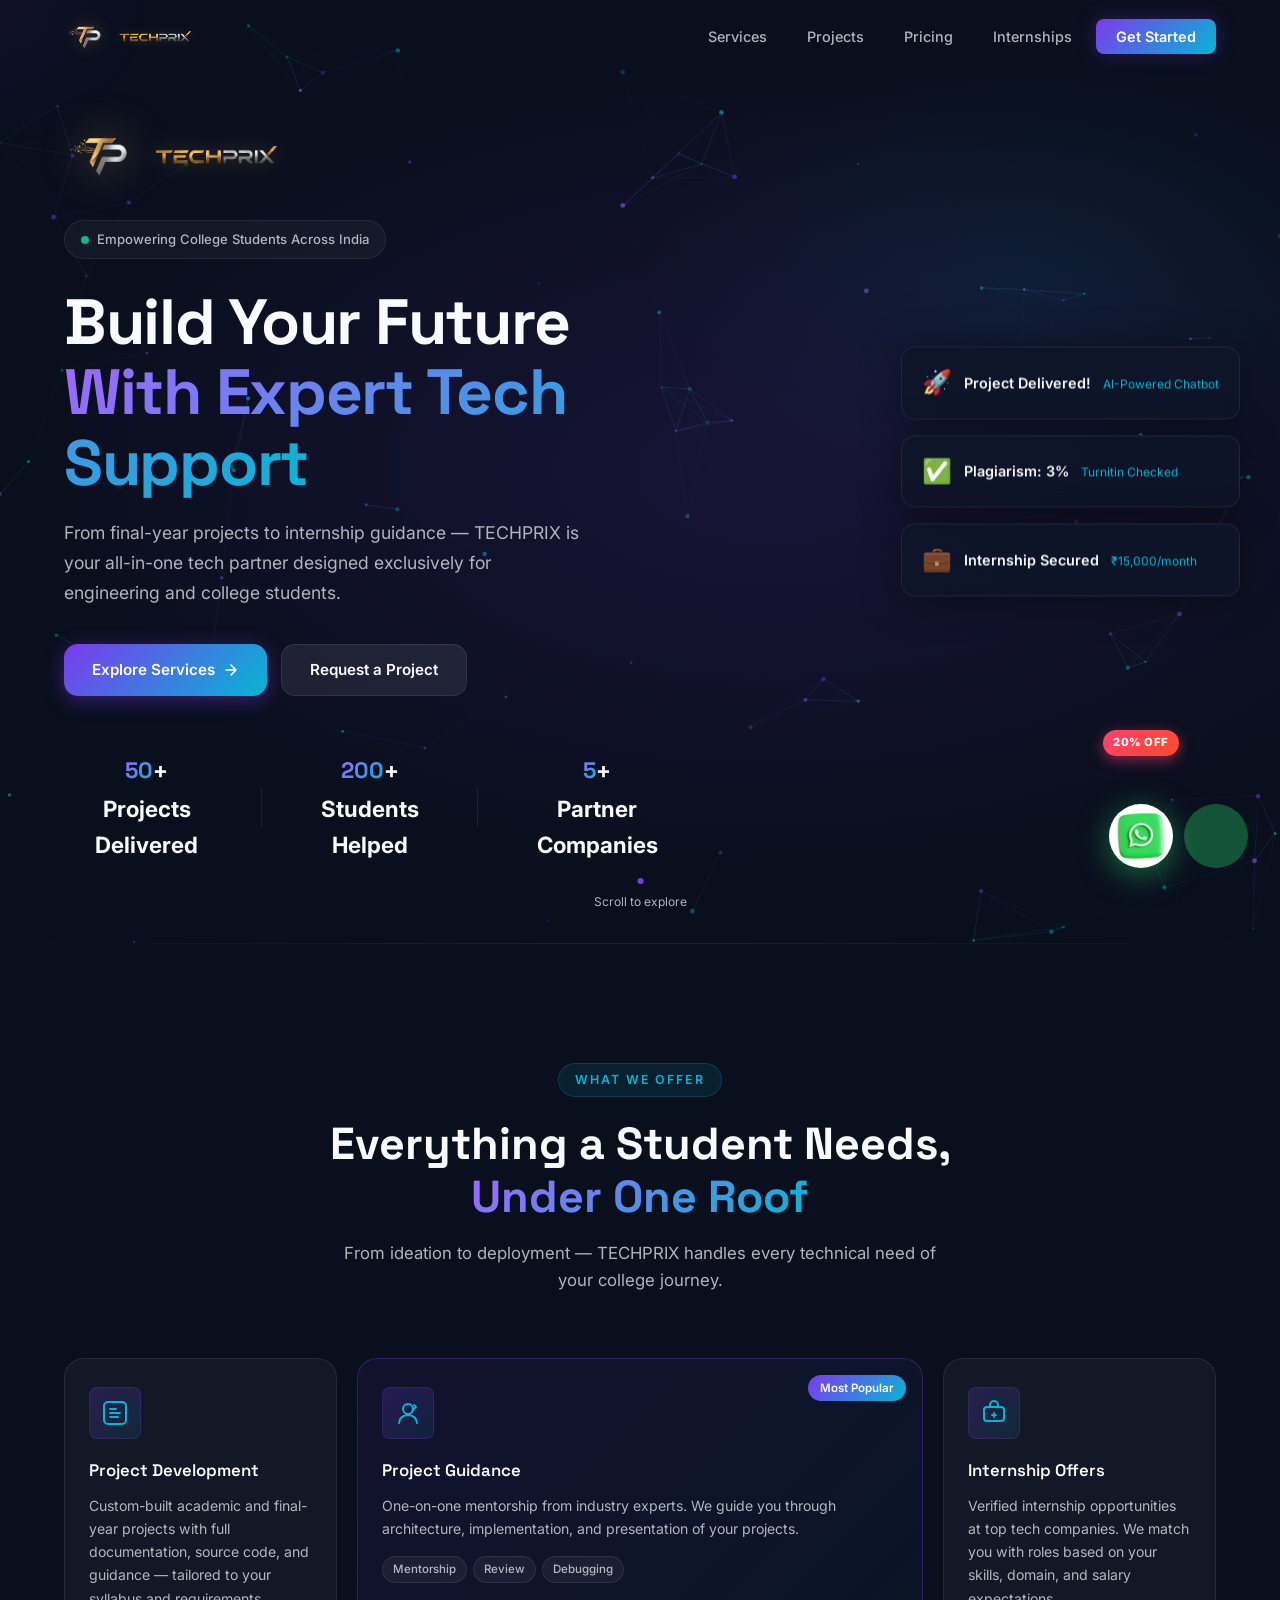
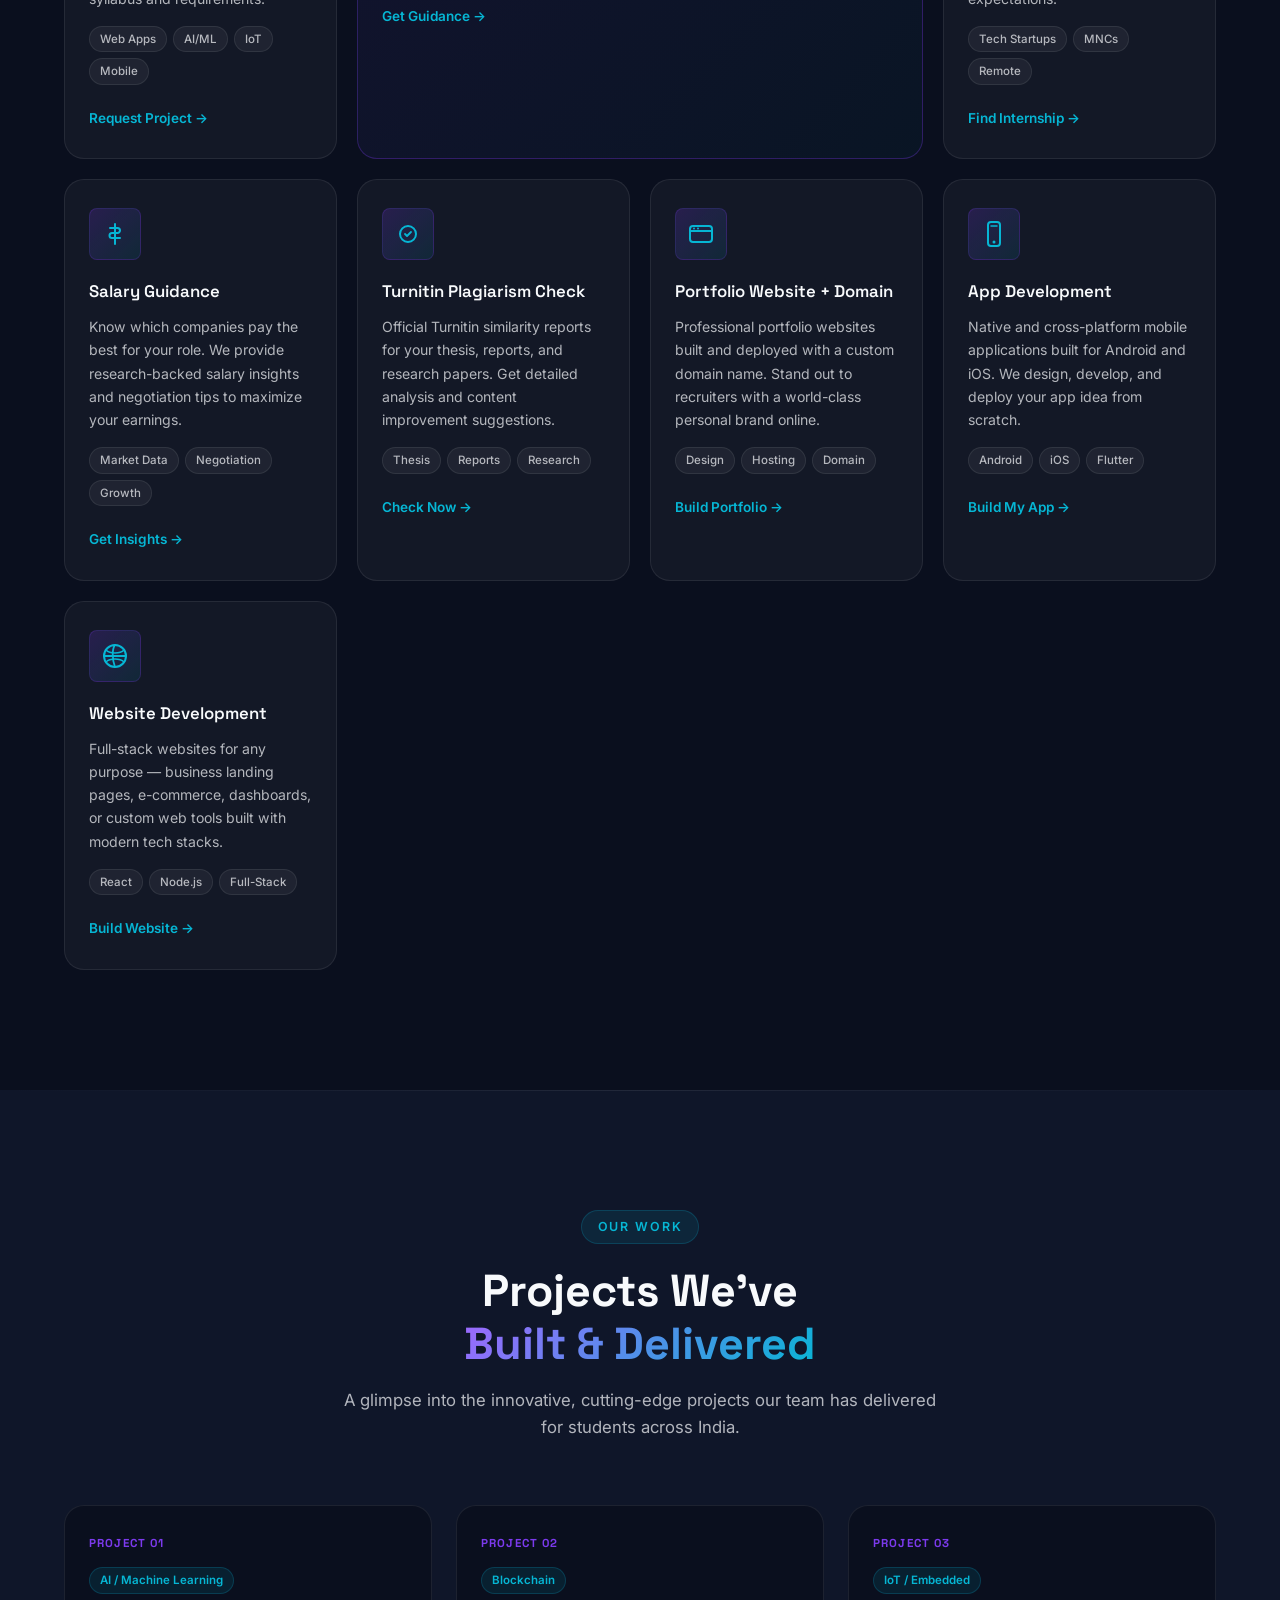
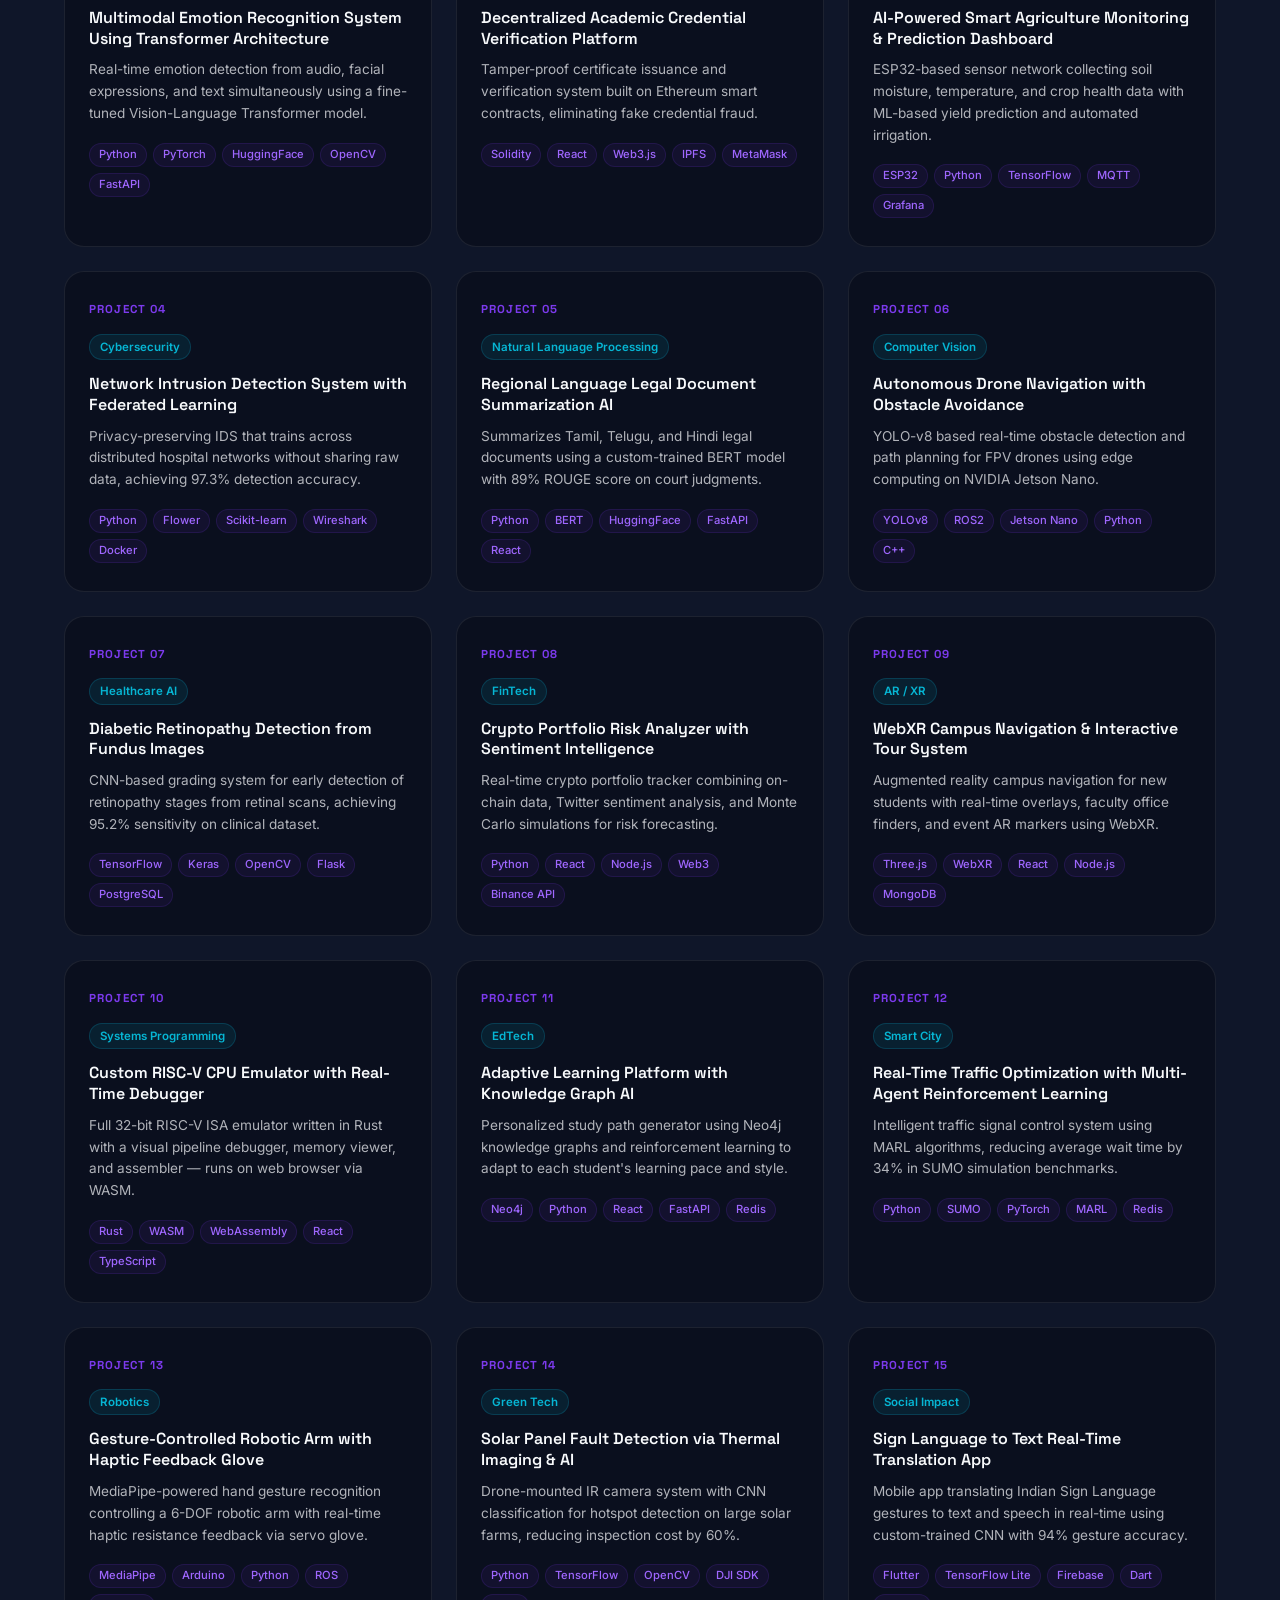
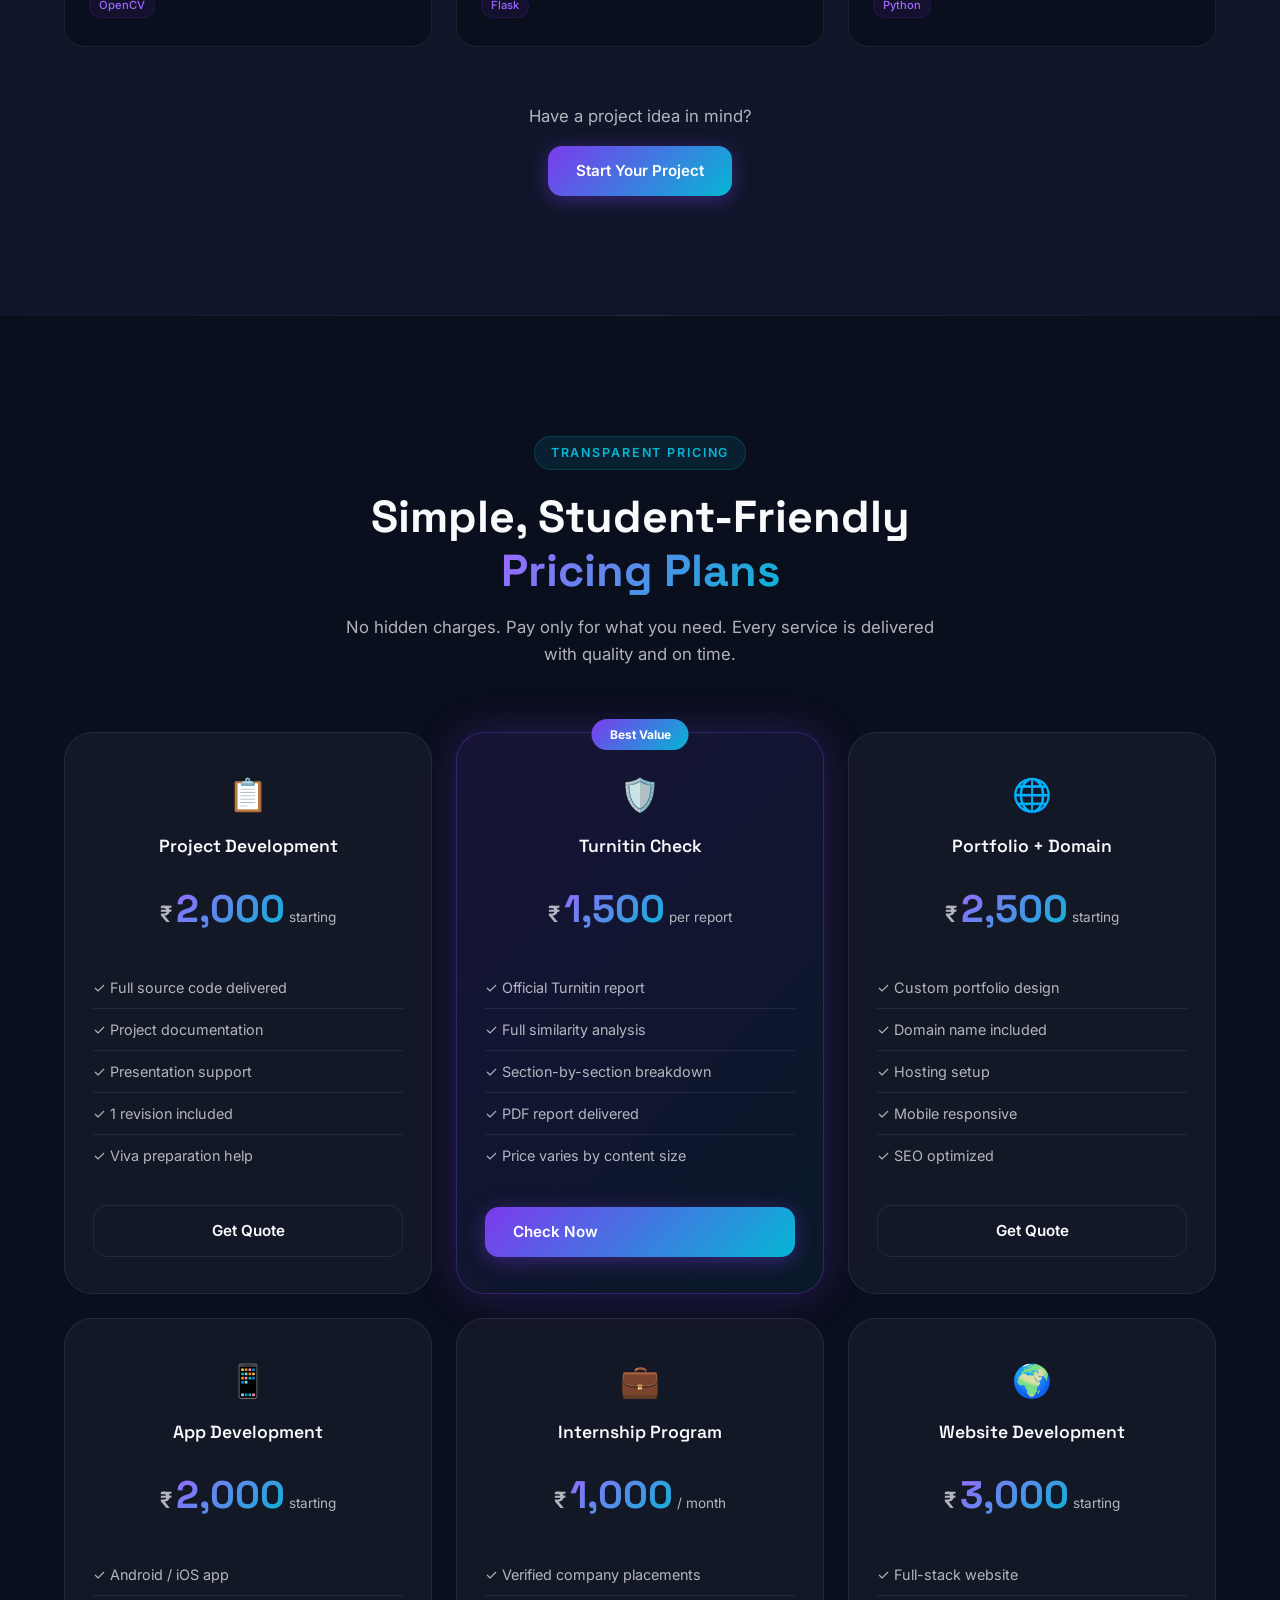
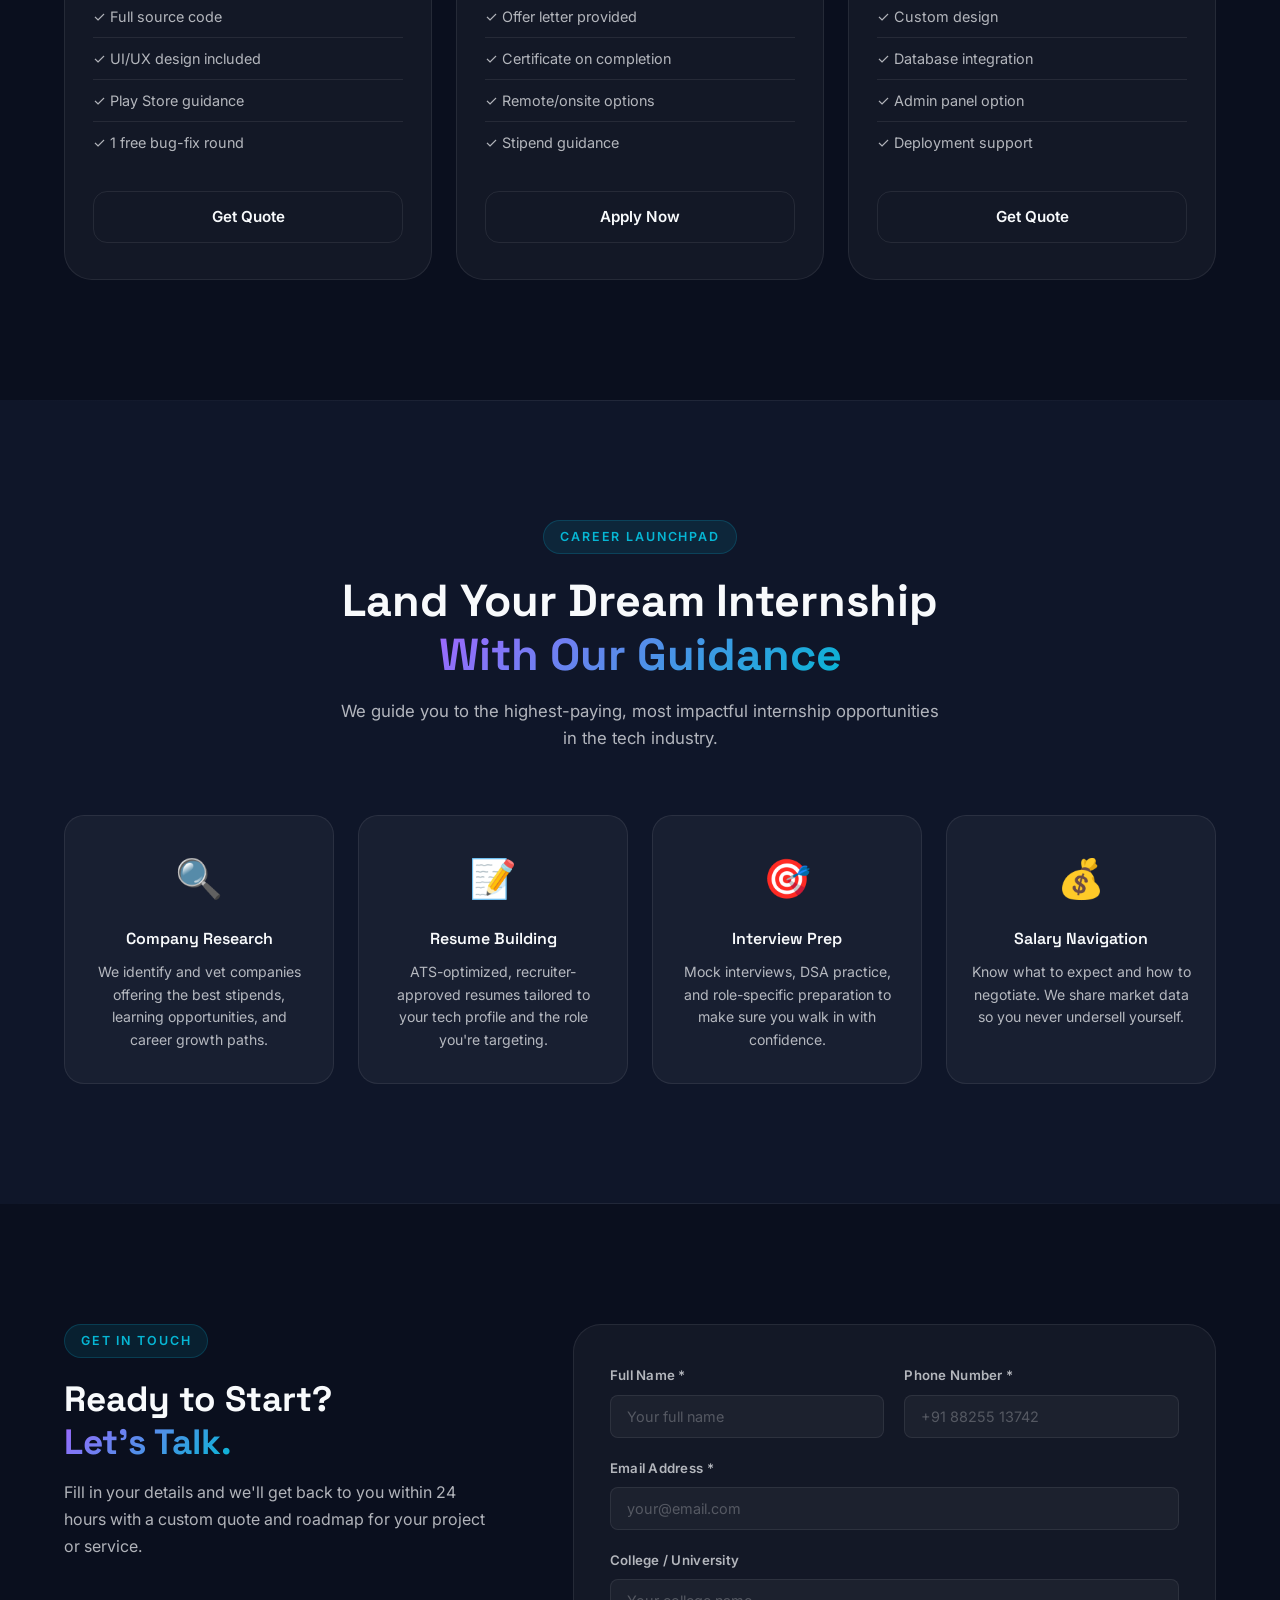
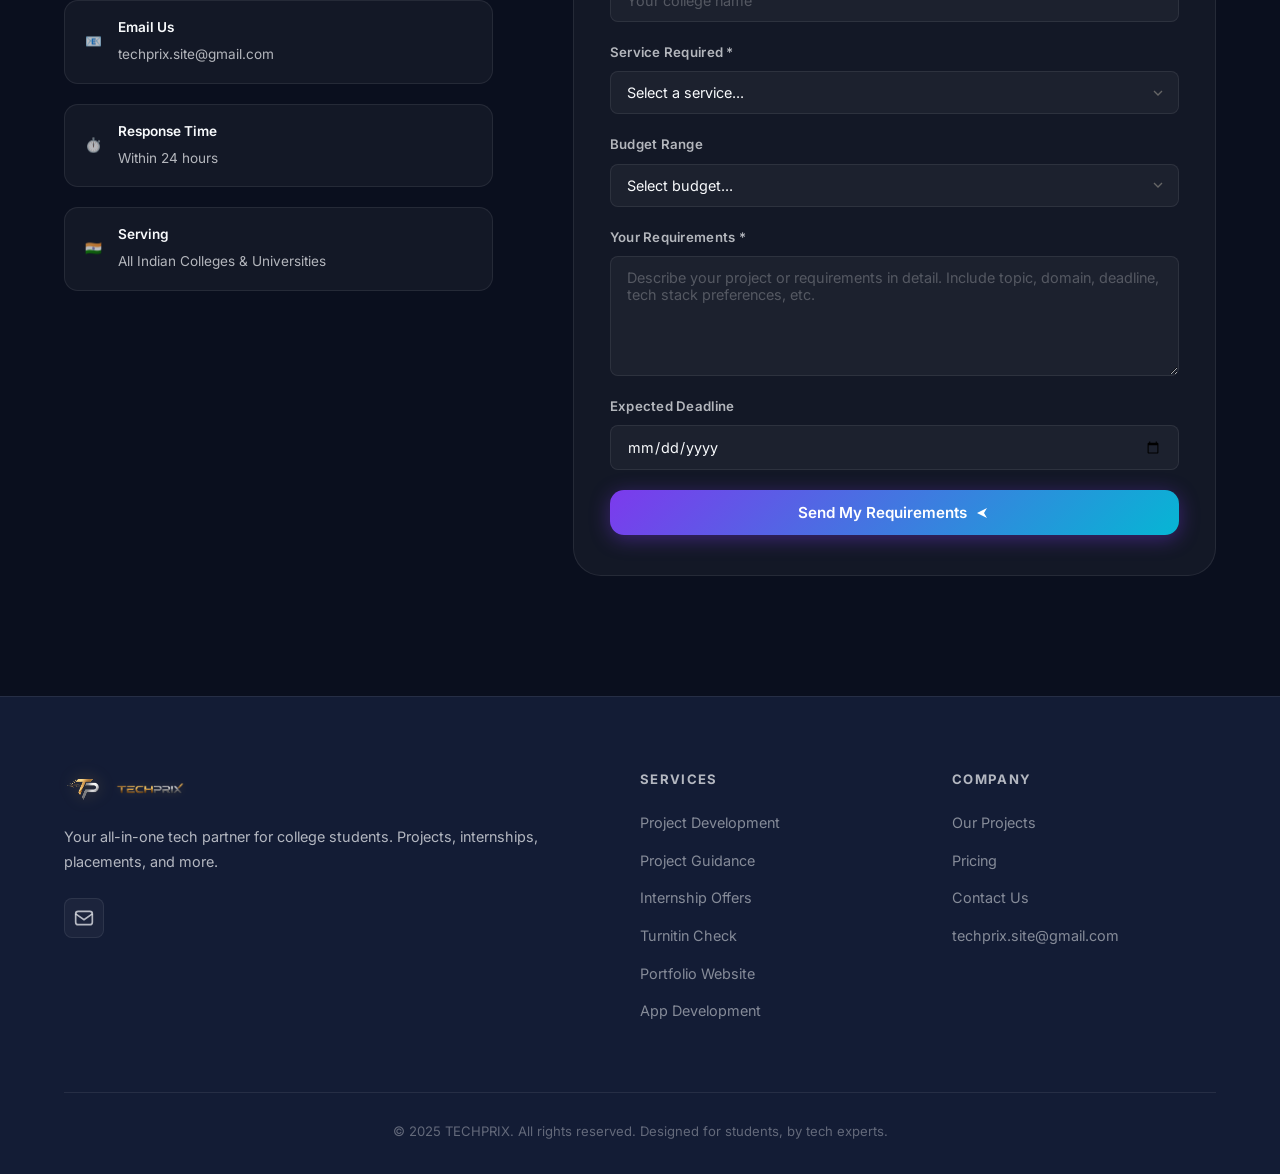
<file: index.html>
<!DOCTYPE html>
<html lang="en">
<head>
  <script type="application/ld+json">
{
  "@context": "https://schema.org",
  "@type": "Organization",
  "name": "Tech Prix",
  "url": "https://techprix.site/",
  "logo": "https://techprix.site/logo.png",
  "description": "A leading company providing technology and educational guidance for students.",
  "sameAs": [
    "https://www.linkedin.com/company/techprix",
    "https://www.facebook.com/techprix",
    "https://twitter.com/techprix"
  ]
}
  </script>
  
  
  <meta charset="UTF-8" />
  <meta name="viewport" content="width=device-width, initial-scale=1.0" />
  <title>TECHPRIX — Student Tech Services</title>
  <meta name="google-site-verification" content="UrOWjaXthouN56Olu8kHVi-Itcuy9tl7DSH6yzQmw2g" />
  <link rel="preconnect" href="https://fonts.googleapis.com" />
  <link rel="preconnect" href="https://fonts.gstatic.com" crossorigin />
  <link href="https://fonts.googleapis.com/css2?family=Inter:wght@300;400;500;600;700&family=Space+Grotesk:wght@400;500;600;700&display=swap" rel="stylesheet" />
  <link rel="stylesheet" href="css/style.css" />
  <link rel="stylesheet" href="css/animations.css" />
  <link rel="icon" type="image/png" href="favicon.png">
</head>
<body>

  <!-- ========== NAVBAR ========== -->
  <nav class="navbar" id="navbar">
    <div class="nav-container">
      <a href="#" class="nav-logo">
        <img src="assets/logo-icon.png" alt="TECHPRIX Icon" class="nav-logo-icon" />
        <img src="assets/logo-name.png" alt="TECHPRIX" class="nav-logo-name" />
      </a>

      <ul class="nav-links" id="navLinks">
        <li><a href="#services" class="nav-link">Services</a></li>
        <li><a href="#projects" class="nav-link">Projects</a></li>
        <li><a href="#pricing" class="nav-link">Pricing</a></li>
        <li><a href="#internships" class="nav-link">Internships</a></li>
        <li><a href="#contact" class="nav-link nav-cta">Get Started</a></li>
      </ul>

      <button class="hamburger" id="hamburger" aria-label="Toggle menu">
        <span></span><span></span><span></span>
      </button>
    </div>
  </nav>

  <!-- ========== HERO ========== -->
  <section class="hero" id="home">
    <canvas id="particleCanvas"></canvas>
    <div class="hero-content">
      <div class="hero-brand-logo">
        <img src="assets/logo-icon.png" alt="TECHPRIX Logo" class="hero-logo-icon" />
        <img src="assets/logo-name.png" alt="TECHPRIX" class="hero-logo-name" />
      </div>
      <div class="hero-badge">
        <span class="badge-dot"></span>
        Empowering College Students Across India
      </div>
      <h1 class="hero-title">
        Build Your Future<br/>
        <span class="gradient-text">With Expert Tech Support</span>
      </h1>
      <p class="hero-subtitle">
        From final-year projects to internship guidance — TECHPRIX is your all-in-one 
        tech partner designed exclusively for engineering and college students.
      </p>
      <div class="hero-actions">
        <a href="#services" class="btn btn-primary">
          Explore Services
          <svg width="16" height="16" viewBox="0 0 16 16" fill="none"><path d="M3 8h10M8 3l5 5-5 5" stroke="currentColor" stroke-width="1.5" stroke-linecap="round" stroke-linejoin="round"/></svg>
        </a>
        <a href="#contact" class="btn btn-ghost">Request a Project</a>
      </div>
      <div class="hero-stats">
        <div class="stat">
          <span class="stat-num" data-target="50">0</span><span>+</span>
          <span class="stat-label">Projects Delivered</span>
        </div>
        <div class="stat-divider"></div>
        <div class="stat">
          <span class="stat-num" data-target="200">0</span><span>+</span>
          <span class="stat-label">Students Helped</span>
        </div>
        <div class="stat-divider"></div>
        <div class="stat">
          <span class="stat-num" data-target="5">0</span><span>+</span>
          <span class="stat-label">Partner Companies</span>
        </div>
      </div>
    </div>
    <div class="hero-visual">
      <div class="floating-card card-1">
        <div class="fc-icon">🚀</div>
        <div class="fc-text">Project Delivered!</div>
        <div class="fc-sub">AI-Powered Chatbot</div>
      </div>
      <div class="floating-card card-2">
        <div class="fc-icon">✅</div>
        <div class="fc-text">Plagiarism: 3%</div>
        <div class="fc-sub">Turnitin Checked</div>
      </div>
      <div class="floating-card card-3">
        <div class="fc-icon">💼</div>
        <div class="fc-text">Internship Secured</div>
        <div class="fc-sub">₹15,000/month</div>
      </div>
    </div>
    <div class="scroll-indicator">
      <div class="scroll-dot"></div>
      <span>Scroll to explore</span>
    </div>
  </section>

  <!-- ========== SERVICES ========== -->
  <section class="services" id="services">
    <div class="container">
      <div class="section-header">
        <span class="section-eyebrow">What We Offer</span>
        <h2 class="section-title">Everything a Student Needs,<br/><span class="gradient-text">Under One Roof</span></h2>
        <p class="section-sub">From ideation to deployment — TECHPRIX handles every technical need of your college journey.</p>
      </div>

      <div class="services-grid">

        <div class="service-card" data-service="project">
          <div class="service-icon-wrap">
            <div class="service-icon">
              <svg width="28" height="28" viewBox="0 0 28 28" fill="none"><rect x="3" y="3" width="22" height="22" rx="4" stroke="currentColor" stroke-width="2"/><path d="M9 14h10M9 10h6M9 18h8" stroke="currentColor" stroke-width="1.8" stroke-linecap="round"/></svg>
            </div>
          </div>
          <h3>Project Development</h3>
          <p>Custom-built academic and final-year projects with full documentation, source code, and guidance — tailored to your syllabus and requirements.</p>
          <div class="service-tags">
            <span>Web Apps</span><span>AI/ML</span><span>IoT</span><span>Mobile</span>
          </div>
          <a href="#contact" class="service-link" data-type="Project Development">Request Project →</a>
        </div>

        <div class="service-card featured" data-service="guidance">
          <div class="featured-badge">Most Popular</div>
          <div class="service-icon-wrap">
            <div class="service-icon">
              <svg width="28" height="28" viewBox="0 0 28 28" fill="none"><circle cx="14" cy="10" r="5" stroke="currentColor" stroke-width="2"/><path d="M5 24c0-4.418 4.03-8 9-8s9 3.582 9 8" stroke="currentColor" stroke-width="2" stroke-linecap="round"/><path d="M20 6l2 2-4 4" stroke="currentColor" stroke-width="1.8" stroke-linecap="round"/></svg>
            </div>
          </div>
          <h3>Project Guidance</h3>
          <p>One-on-one mentorship from industry experts. We guide you through architecture, implementation, and presentation of your projects.</p>
          <div class="service-tags">
            <span>Mentorship</span><span>Review</span><span>Debugging</span>
          </div>
          <a href="#contact" class="service-link" data-type="Project Guidance">Get Guidance →</a>
        </div>

        <div class="service-card" data-service="internship">
          <div class="service-icon-wrap">
            <div class="service-icon">
              <svg width="28" height="28" viewBox="0 0 28 28" fill="none"><rect x="4" y="8" width="20" height="14" rx="3" stroke="currentColor" stroke-width="2"/><path d="M10 8V6a4 4 0 018 0v2" stroke="currentColor" stroke-width="2"/><path d="M14 14v4M12 16h4" stroke="currentColor" stroke-width="1.8" stroke-linecap="round"/></svg>
            </div>
          </div>
          <h3>Internship Offers</h3>
          <p>Verified internship opportunities at top tech companies. We match you with roles based on your skills, domain, and salary expectations.</p>
          <div class="service-tags">
            <span>Tech Startups</span><span>MNCs</span><span>Remote</span>
          </div>
          <a href="#contact" class="service-link" data-type="Internship Offer">Find Internship →</a>
        </div>

        <div class="service-card" data-service="salary">
          <div class="service-icon-wrap">
            <div class="service-icon">
              <svg width="28" height="28" viewBox="0 0 28 28" fill="none"><path d="M14 4v20M9 8h7.5a2.5 2.5 0 010 5H11a2.5 2.5 0 000 5H19" stroke="currentColor" stroke-width="2" stroke-linecap="round"/></svg>
            </div>
          </div>
          <h3>Salary Guidance</h3>
          <p>Know which companies pay the best for your role. We provide research-backed salary insights and negotiation tips to maximize your earnings.</p>
          <div class="service-tags">
            <span>Market Data</span><span>Negotiation</span><span>Growth</span>
          </div>
          <a href="#contact" class="service-link" data-type="Salary Guidance">Get Insights →</a>
        </div>

        <div class="service-card" data-service="turnitin">
          <div class="service-icon-wrap">
            <div class="service-icon">
              <svg width="28" height="28" viewBox="0 0 28 28" fill="none"><path d="M6 14a8 8 0 1016 0A8 8 0 006 14z" stroke="currentColor" stroke-width="2"/><path d="M11 14l2 2 4-4" stroke="currentColor" stroke-width="1.8" stroke-linecap="round" stroke-linejoin="round"/></svg>
            </div>
          </div>
          <h3>Turnitin Plagiarism Check</h3>
          <p>Official Turnitin similarity reports for your thesis, reports, and research papers. Get detailed analysis and content improvement suggestions.</p>
          <div class="service-tags">
            <span>Thesis</span><span>Reports</span><span>Research</span>
          </div>
          <a href="#contact" class="service-link" data-type="Turnitin Check">Check Now →</a>
        </div>

        <div class="service-card" data-service="portfolio">
          <div class="service-icon-wrap">
            <div class="service-icon">
              <svg width="28" height="28" viewBox="0 0 28 28" fill="none"><rect x="3" y="6" width="22" height="16" rx="3" stroke="currentColor" stroke-width="2"/><path d="M3 11h22" stroke="currentColor" stroke-width="2"/><circle cx="7" cy="8.5" r="1" fill="currentColor"/><circle cx="11" cy="8.5" r="1" fill="currentColor"/></svg>
            </div>
          </div>
          <h3>Portfolio Website + Domain</h3>
          <p>Professional portfolio websites built and deployed with a custom domain name. Stand out to recruiters with a world-class personal brand online.</p>
          <div class="service-tags">
            <span>Design</span><span>Hosting</span><span>Domain</span>
          </div>
          <a href="#contact" class="service-link" data-type="Portfolio Website">Build Portfolio →</a>
        </div>

        <div class="service-card" data-service="app">
          <div class="service-icon-wrap">
            <div class="service-icon">
              <svg width="28" height="28" viewBox="0 0 28 28" fill="none"><rect x="8" y="2" width="12" height="24" rx="3" stroke="currentColor" stroke-width="2"/><circle cx="14" cy="22" r="1.5" fill="currentColor"/><path d="M11 6h6" stroke="currentColor" stroke-width="1.5" stroke-linecap="round"/></svg>
            </div>
          </div>
          <h3>App Development</h3>
          <p>Native and cross-platform mobile applications built for Android and iOS. We design, develop, and deploy your app idea from scratch.</p>
          <div class="service-tags">
            <span>Android</span><span>iOS</span><span>Flutter</span>
          </div>
          <a href="#contact" class="service-link" data-type="App Development">Build My App →</a>
        </div>

        <div class="service-card" data-service="website">
          <div class="service-icon-wrap">
            <div class="service-icon">
              <svg width="28" height="28" viewBox="0 0 28 28" fill="none"><circle cx="14" cy="14" r="11" stroke="currentColor" stroke-width="2"/><path d="M14 3c-3 4-3 14 0 22M3 14h22" stroke="currentColor" stroke-width="1.8" stroke-linecap="round"/><path d="M5 8c2 2 6 3 9 3s7-1 9-3M5 20c2-2 6-3 9-3s7 1 9 3" stroke="currentColor" stroke-width="1.5"/></svg>
            </div>
          </div>
          <h3>Website Development</h3>
          <p>Full-stack websites for any purpose — business landing pages, e-commerce, dashboards, or custom web tools built with modern tech stacks.</p>
          <div class="service-tags">
            <span>React</span><span>Node.js</span><span>Full-Stack</span>
          </div>
          <a href="#contact" class="service-link" data-type="Website Development">Build Website →</a>
        </div>

      </div>
    </div>
  </section>

  <!-- ========== PROJECTS SHOWCASE ========== -->
  <section class="projects" id="projects">
    <div class="container">
      <div class="section-header">
        <span class="section-eyebrow">Our Work</span>
        <h2 class="section-title">Projects We've<br/><span class="gradient-text">Built & Delivered</span></h2>
        <p class="section-sub">A glimpse into the innovative, cutting-edge projects our team has delivered for students across India.</p>
      </div>

      <div class="projects-grid" id="projectsGrid">
        <!-- Populated by JS -->
      </div>

      <div class="projects-cta">
        <p>Have a project idea in mind?</p>
        <a href="#contact" class="btn btn-primary">Start Your Project</a>
      </div>
    </div>
  </section>

  <!-- ========== PRICING ========== -->
  <section class="pricing" id="pricing">
    <div class="container">
      <div class="section-header">
        <span class="section-eyebrow">Transparent Pricing</span>
        <h2 class="section-title">Simple, Student-Friendly<br/><span class="gradient-text">Pricing Plans</span></h2>
        <p class="section-sub">No hidden charges. Pay only for what you need. Every service is delivered with quality and on time.</p>
      </div>

      <div class="pricing-grid">

        <div class="pricing-card">
          <div class="pricing-header">
            <div class="pricing-icon">📋</div>
            <h3>Project Development</h3>
            <div class="pricing-amount">
              <span class="currency">₹</span>
              <span class="amount">2,000</span>
              <span class="period">starting</span>
            </div>
          </div>
          <ul class="pricing-features">
            <li>✓ Full source code delivered</li>
            <li>✓ Project documentation</li>
            <li>✓ Presentation support</li>
            <li>✓ 1 revision included</li>
            <li>✓ Viva preparation help</li>
          </ul>
          <a href="#contact" class="btn btn-outline" data-type="Project Development">Get Quote</a>
        </div>

        <div class="pricing-card featured">
          <div class="pricing-badge">Best Value</div>
          <div class="pricing-header">
            <div class="pricing-icon">🛡️</div>
            <h3>Turnitin Check</h3>
            <div class="pricing-amount">
              <span class="currency">₹</span>
              <span class="amount">1,500</span>
              <span class="period">per report</span>
            </div>
          </div>
          <ul class="pricing-features">
            <li>✓ Official Turnitin report</li>
            <li>✓ Full similarity analysis</li>
            <li>✓ Section-by-section breakdown</li>
            <li>✓ PDF report delivered</li>
            <li>✓ Price varies by content size</li>
          </ul>
          <a href="#contact" class="btn btn-primary" data-type="Turnitin Check">Check Now</a>
        </div>

        <div class="pricing-card">
          <div class="pricing-header">
            <div class="pricing-icon">🌐</div>
            <h3>Portfolio + Domain</h3>
            <div class="pricing-amount">
              <span class="currency">₹</span>
              <span class="amount">2,500</span>
              <span class="period">starting</span>
            </div>
          </div>
          <ul class="pricing-features">
            <li>✓ Custom portfolio design</li>
            <li>✓ Domain name included</li>
            <li>✓ Hosting setup</li>
            <li>✓ Mobile responsive</li>
            <li>✓ SEO optimized</li>
          </ul>
          <a href="#contact" class="btn btn-outline" data-type="Portfolio Website">Get Quote</a>
        </div>

        <div class="pricing-card">
          <div class="pricing-header">
            <div class="pricing-icon">📱</div>
            <h3>App Development</h3>
            <div class="pricing-amount">
              <span class="currency">₹</span>
              <span class="amount">2,000</span>
              <span class="period">starting</span>
            </div>
          </div>
          <ul class="pricing-features">
            <li>✓ Android / iOS app</li>
            <li>✓ Full source code</li>
            <li>✓ UI/UX design included</li>
            <li>✓ Play Store guidance</li>
            <li>✓ 1 free bug-fix round</li>
          </ul>
          <a href="#contact" class="btn btn-outline" data-type="App Development">Get Quote</a>
        </div>

        <div class="pricing-card">
          <div class="pricing-header">
            <div class="pricing-icon">💼</div>
            <h3>Internship Program</h3>
            <div class="pricing-amount">
              <span class="currency">₹</span>
              <span class="amount">1,000</span>
              <span class="period">/ month</span>
            </div>
          </div>
          <ul class="pricing-features">
            <li>✓ Verified company placements</li>
            <li>✓ Offer letter provided</li>
            <li>✓ Certificate on completion</li>
            <li>✓ Remote/onsite options</li>
            <li>✓ Stipend guidance</li>
          </ul>
          <a href="#contact" class="btn btn-outline" data-type="Internship Offer">Apply Now</a>
        </div>

        <div class="pricing-card">
          <div class="pricing-header">
            <div class="pricing-icon">🌍</div>
            <h3>Website Development</h3>
            <div class="pricing-amount">
              <span class="currency">₹</span>
              <span class="amount">3,000</span>
              <span class="period">starting</span>
            </div>
          </div>
          <ul class="pricing-features">
            <li>✓ Full-stack website</li>
            <li>✓ Custom design</li>
            <li>✓ Database integration</li>
            <li>✓ Admin panel option</li>
            <li>✓ Deployment support</li>
          </ul>
          <a href="#contact" class="btn btn-outline" data-type="Website Development">Get Quote</a>
        </div>

      </div>
    </div>
  </section>

  <!-- ========== INTERNSHIP SECTION ========== -->
  <section class="internships" id="internships">
    <div class="container">
      <div class="section-header">
        <span class="section-eyebrow">Career Launchpad</span>
        <h2 class="section-title">Land Your Dream Internship<br/><span class="gradient-text">With Our Guidance</span></h2>
        <p class="section-sub">We guide you to the highest-paying, most impactful internship opportunities in the tech industry.</p>
      </div>
      <div class="intern-cards">
        <div class="intern-card">
          <div class="intern-icon">🔍</div>
          <h4>Company Research</h4>
          <p>We identify and vet companies offering the best stipends, learning opportunities, and career growth paths.</p>
        </div>
        <div class="intern-card">
          <div class="intern-icon">📝</div>
          <h4>Resume Building</h4>
          <p>ATS-optimized, recruiter-approved resumes tailored to your tech profile and the role you're targeting.</p>
        </div>
        <div class="intern-card">
          <div class="intern-icon">🎯</div>
          <h4>Interview Prep</h4>
          <p>Mock interviews, DSA practice, and role-specific preparation to make sure you walk in with confidence.</p>
        </div>
        <div class="intern-card">
          <div class="intern-icon">💰</div>
          <h4>Salary Navigation</h4>
          <p>Know what to expect and how to negotiate. We share market data so you never undersell yourself.</p>
        </div>
      </div>
    </div>
  </section>

  <!-- ========== CONTACT / REQUEST FORM ========== -->
  <section class="contact" id="contact">
    <div class="container">
      <div class="contact-grid">
        <div class="contact-info">
          <span class="section-eyebrow">Get In Touch</span>
          <h2 class="section-title">Ready to Start?<br/><span class="gradient-text">Let's Talk.</span></h2>
          <p>Fill in your details and we'll get back to you within 24 hours with a custom quote and roadmap for your project or service.</p>

          <div class="contact-details">
            <div class="contact-item">
              <span class="contact-icon">📧</span>
              <div>
                <strong>Email Us</strong>
                <span>techprix.site@gmail.com</span>
              </div>
            </div>
            <div class="contact-item">
              <span class="contact-icon">⏱️</span>
              <div>
                <strong>Response Time</strong>
                <span>Within 24 hours</span>
              </div>
            </div>
            <div class="contact-item">
              <span class="contact-icon">🇮🇳</span>
              <div>
                <strong>Serving</strong>
                <span>All Indian Colleges & Universities</span>
              </div>
            </div>
          </div>
        </div>

        <div class="contact-form-wrap">
          <form id="contactForm" class="contact-form" novalidate>
            <div class="form-row">
              <div class="form-group">
                <label for="name">Full Name *</label>
                <input type="text" id="name" name="name" placeholder="Your full name" required />
              </div>
              <div class="form-group">
                <label for="phone">Phone Number *</label>
                <input type="tel" id="phone" name="phone" placeholder="+91 88255 13742" required />
              </div>
            </div>
            <div class="form-group">
              <label for="email">Email Address *</label>
              <input type="email" id="email" name="email" placeholder="your@email.com" required />
            </div>
            <div class="form-group">
              <label for="college">College / University</label>
              <input type="text" id="college" name="college" placeholder="Your college name" />
            </div>
            <div class="form-group">
              <label for="service">Service Required *</label>
              <select id="service" name="service" required>
                <option value="">Select a service...</option>
                <option value="Project Development">Project Development</option>
                <option value="Project Guidance">Project Guidance</option>
                <option value="Internship Offer">Internship Placement</option>
                <option value="Salary Guidance">Salary / Career Guidance</option>
                <option value="Turnitin Check">Turnitin Plagiarism Check</option>
                <option value="Portfolio Website">Portfolio Website + Domain</option>
                <option value="App Development">App Development</option>
                <option value="Website Development">Website Development</option>
              </select>
            </div>
            <div class="form-group">
              <label for="budget">Budget Range</label>
              <select id="budget" name="budget">
                <option value="">Select budget...</option>
                <option value="₹1,000 - ₹2,000">₹1,000 - ₹2,000</option>
                <option value="₹2,000 - ₹5,000">₹2,000 - ₹5,000</option>
                <option value="₹5,000 - ₹10,000">₹5,000 - ₹10,000</option>
                <option value="₹10,000+">₹10,000+</option>
              </select>
            </div>
            <div class="form-group">
              <label for="requirements">Your Requirements *</label>
              <textarea id="requirements" name="requirements" rows="5" placeholder="Describe your project or requirements in detail. Include topic, domain, deadline, tech stack preferences, etc." required></textarea>
            </div>
            <div class="form-group">
              <label for="deadline">Expected Deadline</label>
              <input type="date" id="deadline" name="deadline" />
            </div>
            <button type="submit" class="btn btn-primary btn-full" id="submitBtn">
              <span id="btnText">Send My Requirements</span>
              <span id="btnLoader" class="hidden">Sending...</span>
              <svg width="16" height="16" viewBox="0 0 16 16" fill="none"><path d="M2 8l10-5-3 5 3 5-10-5z" fill="currentColor"/></svg>
            </button>
            <div id="formMsg" class="form-message hidden"></div>
          </form>
        </div>
      </div>
    </div>
  </section>

  <!-- ========== FOOTER ========== -->
  <footer class="footer">
    <div class="container">
      <div class="footer-grid">
        <div class="footer-brand">
          <div class="footer-logo-wrap" style="margin-bottom:1rem">
            <img src="assets/logo-icon.png" alt="TECHPRIX Icon" class="footer-logo-icon" />
            <img src="assets/logo-name.png" alt="TECHPRIX" class="footer-logo-name" />
          </div>
          <p>Your all-in-one tech partner for college students. Projects, internships, placements, and more.</p>
          <div class="footer-socials">
            <a href="mailto:techprix.site@gmail.com" aria-label="Email">
              <svg width="20" height="20" viewBox="0 0 24 24" fill="none"><rect x="2" y="4" width="20" height="16" rx="3" stroke="currentColor" stroke-width="2"/><path d="M2 7l10 7 10-7" stroke="currentColor" stroke-width="2"/></svg>
            </a>
          </div>
        </div>
        <div class="footer-links">
          <h4>Services</h4>
          <ul>
            <li><a href="#services">Project Development</a></li>
            <li><a href="#services">Project Guidance</a></li>
            <li><a href="#internships">Internship Offers</a></li>
            <li><a href="#services">Turnitin Check</a></li>
            <li><a href="#services">Portfolio Website</a></li>
            <li><a href="#services">App Development</a></li>
          </ul>
        </div>
        <div class="footer-links">
          <h4>Company</h4>
          <ul>
            <li><a href="#projects">Our Projects</a></li>
            <li><a href="#pricing">Pricing</a></li>
            <li><a href="#contact">Contact Us</a></li>
            <li><a href="mailto:techprix.site@gmail.com">techprix.site@gmail.com</a></li>
          </ul>
        </div>
      </div>
      <div class="footer-bottom">
        <p>© 2025 TECHPRIX. All rights reserved. Designed for students, by tech experts.</p>
      </div>
    </div>
  </footer>

  <!-- ========== WHATSAPP FLOATING BUTTON ========== -->
  <div class="wa-float" id="waFloat">
    <div class="wa-offer-badge">20% OFF</div>
    <div class="wa-tooltip">Chat with us on WhatsApp! 🎉</div>
    <a href="https://wa.me/918825513742?text=Hi%20TECHPRIX!%20I%20saw%20your%2020%25%20offer%20and%20I%27m%20interested%20in%20your%20services." 
       target="_blank" rel="noopener" class="wa-btn" aria-label="Chat on WhatsApp">
      <img src="assets/whatsapp.png" alt="WhatsApp" class="wa-icon" />
    </a>
    <div class="wa-ripple"></div>
  </div>

  <script src="js/particles.js"></script>
  <script src="js/projects.js"></script>
  <script src="js/form.js"></script>
  <script src="js/main.js"></script>
</body>
</html>
</file>
<file: css/style.css>
/* ==========================================
   TECHPRIX — Main Stylesheet
   ========================================== */

:root {
  --navy: #0A0F1E;
  --navy-light: #0F1629;
  --navy-mid: #131C35;
  --violet: #7C3AED;
  --violet-light: #9F67FF;
  --cyan: #06B6D4;
  --cyan-light: #22D3EE;
  --white: #F8FAFC;
  --white-dim: rgba(248, 250, 252, 0.7);
  --white-faint: rgba(248, 250, 252, 0.08);
  --glass: rgba(255, 255, 255, 0.04);
  --glass-border: rgba(255, 255, 255, 0.08);
  --success: #10B981;
  --error: #EF4444;

  --font-display: 'Space Grotesk', sans-serif;
  --font-body: 'Inter', sans-serif;

  --radius-sm: 8px;
  --radius-md: 14px;
  --radius-lg: 20px;
  --radius-xl: 28px;

  --shadow-card: 0 4px 40px rgba(0,0,0,0.4);
  --shadow-glow-v: 0 0 40px rgba(124,58,237,0.25);
  --shadow-glow-c: 0 0 40px rgba(6,182,212,0.2);
}

/* ========== RESET ========== */
*, *::before, *::after { box-sizing: border-box; margin: 0; padding: 0; }
html { scroll-behavior: smooth; font-size: 16px; }
body {
  background: var(--navy);
  color: var(--white);
  font-family: var(--font-body);
  line-height: 1.6;
  overflow-x: hidden;
}
img { max-width: 100%; display: block; }
a { text-decoration: none; color: inherit; }
ul { list-style: none; }
input, textarea, select, button { font-family: inherit; }

/* ========== SCROLLBAR ========== */
::-webkit-scrollbar { width: 6px; }
::-webkit-scrollbar-track { background: var(--navy); }
::-webkit-scrollbar-thumb { background: var(--violet); border-radius: 10px; }

/* ========== UTILITY ========== */
.container { max-width: 1200px; margin: 0 auto; padding: 0 24px; }
.hidden { display: none !important; }
.gradient-text {
  background: linear-gradient(135deg, var(--violet-light), var(--cyan));
  -webkit-background-clip: text;
  -webkit-text-fill-color: transparent;
  background-clip: text;
}

/* ========== LOGO IMAGE STYLES ========== */
/* Navbar logo */
.nav-logo {
  display: flex;
  align-items: center;
  gap: 10px;
  text-decoration: none;
}
.nav-logo-icon {
  width: 42px;
  height: 42px;
  object-fit: contain;
  border-radius: 50%;
  flex-shrink: 0;
  filter: drop-shadow(0 0 8px rgba(212,170,80,0.35));
  transition: filter 0.3s;
}
.nav-logo:hover .nav-logo-icon {
  filter: drop-shadow(0 0 14px rgba(212,170,80,0.6));
}
.nav-logo-name {
  height: 26px;
  width: auto;
  object-fit: contain;
  filter: drop-shadow(0 0 4px rgba(212,170,80,0.25));
  transition: filter 0.3s;
}
.nav-logo:hover .nav-logo-name {
  filter: drop-shadow(0 0 8px rgba(212,170,80,0.5));
}

/* Hero brand logo */
.hero-brand-logo {
  display: flex;
  align-items: center;
  gap: 14px;
  margin-bottom: 28px;
}
.hero-logo-icon {
  width: 72px;
  height: 72px;
  object-fit: contain;
  border-radius: 50%;
  filter: drop-shadow(0 0 20px rgba(212,170,80,0.5));
  animation: heroLogoGlow 3s ease-in-out infinite;
}
.hero-logo-name {
  height: 44px;
  width: auto;
  object-fit: contain;
  filter: drop-shadow(0 0 10px rgba(212,170,80,0.3));
}
@keyframes heroLogoGlow {
  0%, 100% { filter: drop-shadow(0 0 16px rgba(212,170,80,0.4)); }
  50%       { filter: drop-shadow(0 0 32px rgba(212,170,80,0.7)); }
}

/* Footer logo */
.footer-logo-wrap {
  display: flex;
  align-items: center;
  gap: 10px;
}
.footer-logo-icon {
  width: 40px;
  height: 40px;
  object-fit: contain;
  border-radius: 50%;
  filter: drop-shadow(0 0 8px rgba(212,170,80,0.3));
}
.footer-logo-name {
  height: 24px;
  width: auto;
  object-fit: contain;
  filter: drop-shadow(0 0 4px rgba(212,170,80,0.2));
  opacity: 0.95;
}

/* ========== BUTTONS ========== */
.btn {
  display: inline-flex;
  align-items: center;
  gap: 8px;
  padding: 13px 28px;
  border-radius: var(--radius-md);
  font-size: 0.95rem;
  font-weight: 600;
  cursor: pointer;
  border: none;
  transition: all 0.3s ease;
  position: relative;
  overflow: hidden;
}
.btn::before {
  content: '';
  position: absolute;
  inset: 0;
  background: rgba(255,255,255,0);
  transition: background 0.3s;
}
.btn:hover::before { background: rgba(255,255,255,0.07); }

.btn-primary {
  background: linear-gradient(135deg, var(--violet), var(--cyan));
  color: white;
  box-shadow: 0 4px 20px rgba(124,58,237,0.4);
}
.btn-primary:hover {
  transform: translateY(-2px);
  box-shadow: 0 8px 30px rgba(124,58,237,0.5);
}
.btn-ghost {
  background: var(--white-faint);
  color: var(--white);
  border: 1px solid var(--glass-border);
}
.btn-ghost:hover {
  background: rgba(255,255,255,0.1);
  border-color: rgba(255,255,255,0.2);
  transform: translateY(-2px);
}
.btn-outline {
  background: transparent;
  color: var(--white);
  border: 1.5px solid var(--glass-border);
  width: 100%;
  justify-content: center;
}
.btn-outline:hover {
  border-color: var(--violet);
  color: var(--violet-light);
  background: rgba(124,58,237,0.08);
  transform: translateY(-2px);
}
.btn-full { width: 100%; justify-content: center; }

/* ========== SECTION HEADER ========== */
.section-header { text-align: center; margin-bottom: 64px; }
.section-eyebrow {
  display: inline-block;
  font-size: 0.78rem;
  font-weight: 600;
  letter-spacing: 0.15em;
  text-transform: uppercase;
  color: var(--cyan);
  background: rgba(6,182,212,0.1);
  padding: 6px 16px;
  border-radius: 50px;
  border: 1px solid rgba(6,182,212,0.2);
  margin-bottom: 20px;
}
.section-title {
  font-family: var(--font-display);
  font-size: clamp(2rem, 4vw, 2.8rem);
  font-weight: 700;
  line-height: 1.2;
  margin-bottom: 16px;
}
.section-sub {
  font-size: 1.05rem;
  color: var(--white-dim);
  max-width: 600px;
  margin: 0 auto;
}

/* ==========================================
   NAVBAR
   ========================================== */
.navbar {
  position: fixed;
  top: 0; left: 0; right: 0;
  z-index: 1000;
  padding: 16px 0;
  transition: all 0.4s ease;
}
.navbar.scrolled {
  background: rgba(10, 15, 30, 0.92);
  backdrop-filter: blur(20px);
  -webkit-backdrop-filter: blur(20px);
  border-bottom: 1px solid var(--glass-border);
  padding: 12px 0;
  box-shadow: 0 4px 30px rgba(0,0,0,0.3);
}
.nav-container {
  max-width: 1200px;
  margin: 0 auto;
  padding: 0 24px;
  display: flex;
  align-items: center;
  justify-content: space-between;
}
.nav-logo {
  display: flex;
  align-items: center;
  gap: 10px;
}
.logo-icon {
  width: 40px;
  height: 40px;
  flex-shrink: 0;
}
.logo-text {
  font-family: var(--font-display);
  font-size: 1.4rem;
  font-weight: 700;
  letter-spacing: -0.02em;
}
.logo-accent { color: var(--cyan); }

.nav-links {
  display: flex;
  align-items: center;
  gap: 8px;
}
.nav-link {
  padding: 8px 16px;
  border-radius: var(--radius-sm);
  font-size: 0.9rem;
  font-weight: 500;
  color: var(--white-dim);
  transition: all 0.2s;
}
.nav-link:hover { color: var(--white); background: var(--white-faint); }
.nav-link.nav-cta {
  background: linear-gradient(135deg, var(--violet), var(--cyan));
  color: white;
  font-weight: 600;
  padding: 9px 20px;
  box-shadow: 0 0 20px rgba(124,58,237,0.3);
}
.nav-link.nav-cta:hover {
  box-shadow: 0 0 30px rgba(124,58,237,0.5);
  transform: translateY(-1px);
}

.hamburger {
  display: none;
  flex-direction: column;
  gap: 5px;
  background: none;
  border: none;
  cursor: pointer;
  padding: 4px;
}
.hamburger span {
  display: block;
  width: 24px;
  height: 2px;
  background: var(--white);
  border-radius: 2px;
  transition: all 0.3s;
}
.hamburger.active span:nth-child(1) { transform: translateY(7px) rotate(45deg); }
.hamburger.active span:nth-child(2) { opacity: 0; }
.hamburger.active span:nth-child(3) { transform: translateY(-7px) rotate(-45deg); }

/* ==========================================
   HERO
   ========================================== */
.hero {
  min-height: 100vh;
  display: flex;
  align-items: center;
  position: relative;
  overflow: hidden;
  padding: 120px 24px 80px;
}
#particleCanvas {
  position: absolute;
  inset: 0;
  width: 100%;
  height: 100%;
  z-index: 0;
}
.hero::after {
  content: '';
  position: absolute;
  inset: 0;
  background: radial-gradient(ellipse 80% 60% at 60% 50%, rgba(124,58,237,0.12) 0%, transparent 70%),
              radial-gradient(ellipse 50% 40% at 80% 30%, rgba(6,182,212,0.08) 0%, transparent 60%);
  z-index: 0;
}
.hero-content {
  position: relative;
  z-index: 2;
  max-width: 620px;
  margin-left: calc((100vw - 1200px) / 2);
  margin-left: max(24px, calc((100vw - 1200px) / 2));
}
.hero-badge {
  display: inline-flex;
  align-items: center;
  gap: 8px;
  font-size: 0.82rem;
  font-weight: 500;
  color: var(--white-dim);
  background: var(--glass);
  border: 1px solid var(--glass-border);
  padding: 8px 16px;
  border-radius: 50px;
  margin-bottom: 28px;
  backdrop-filter: blur(10px);
}
.badge-dot {
  width: 8px;
  height: 8px;
  background: var(--success);
  border-radius: 50%;
  animation: pulse 2s infinite;
}
.hero-title {
  font-family: var(--font-display);
  font-size: clamp(2.6rem, 5vw, 4rem);
  font-weight: 700;
  line-height: 1.1;
  letter-spacing: -0.02em;
  margin-bottom: 20px;
}
.hero-subtitle {
  font-size: 1.1rem;
  color: var(--white-dim);
  margin-bottom: 36px;
  line-height: 1.7;
  max-width: 520px;
}
.hero-actions {
  display: flex;
  gap: 14px;
  flex-wrap: wrap;
  margin-bottom: 56px;
}
.hero-stats {
  display: flex;
  align-items: center;
  gap: 32px;
}
.stat { text-align: center; }
.stat-num {
  font-family: var(--font-display);
  font-size: 1.8rem;
  font-weight: 700;
  background: linear-gradient(135deg, var(--violet-light), var(--cyan));
  -webkit-background-clip: text;
  -webkit-text-fill-color: transparent;
  background-clip: text;
}
.stat span { color: var(--white); font-weight: 700; font-size: 1.4rem; }
.stat-label { display: block; font-size: 0.78rem; color: var(--white-dim); margin-top: 2px; }
.stat-divider { width: 1px; height: 40px; background: var(--glass-border); }

/* Floating Cards */
.hero-visual {
  position: absolute;
  right: max(24px, calc((100vw - 1200px) / 2));
  top: 50%;
  transform: translateY(-50%);
  z-index: 2;
  display: flex;
  flex-direction: column;
  gap: 16px;
}
.floating-card {
  background: rgba(15, 22, 41, 0.85);
  border: 1px solid var(--glass-border);
  backdrop-filter: blur(20px);
  border-radius: var(--radius-md);
  padding: 16px 20px;
  display: flex;
  align-items: center;
  gap: 12px;
  box-shadow: var(--shadow-card);
  min-width: 220px;
}
.fc-icon { font-size: 1.5rem; }
.fc-text { font-size: 0.9rem; font-weight: 600; }
.fc-sub { font-size: 0.75rem; color: var(--cyan); margin-top: 2px; }
.fc-text, .fc-sub { display: block; }

.scroll-indicator {
  position: absolute;
  bottom: 32px;
  left: 50%;
  transform: translateX(-50%);
  display: flex;
  flex-direction: column;
  align-items: center;
  gap: 8px;
  z-index: 2;
  font-size: 0.75rem;
  color: var(--white-dim);
}
.scroll-dot {
  width: 6px;
  height: 6px;
  background: var(--violet);
  border-radius: 50%;
  animation: scrollBounce 1.5s infinite;
}

/* ==========================================
   SERVICES
   ========================================== */
.services {
  padding: 120px 0;
  position: relative;
}
.services::before {
  content: '';
  position: absolute;
  top: 0; left: 0; right: 0;
  height: 1px;
  background: linear-gradient(90deg, transparent, var(--glass-border), transparent);
}
.services-grid {
  display: grid;
  grid-template-columns: repeat(4, 1fr);
  gap: 20px;
}
.service-card {
  background: var(--glass);
  border: 1px solid var(--glass-border);
  border-radius: var(--radius-lg);
  padding: 28px 24px;
  position: relative;
  transition: all 0.4s cubic-bezier(0.4,0,0.2,1);
  cursor: default;
  overflow: hidden;
}
.service-card::before {
  content: '';
  position: absolute;
  inset: 0;
  background: linear-gradient(135deg, rgba(124,58,237,0.06), rgba(6,182,212,0.04));
  opacity: 0;
  transition: opacity 0.4s;
  border-radius: var(--radius-lg);
}
.service-card:hover {
  border-color: rgba(124,58,237,0.4);
  transform: translateY(-6px);
  box-shadow: 0 20px 60px rgba(124,58,237,0.15);
}
.service-card:hover::before { opacity: 1; }
.service-card.featured {
  border-color: rgba(124,58,237,0.3);
  background: linear-gradient(135deg, rgba(124,58,237,0.08), rgba(6,182,212,0.04));
  grid-column: span 2;
}
.featured-badge {
  position: absolute;
  top: 16px; right: 16px;
  font-size: 0.72rem;
  font-weight: 600;
  background: linear-gradient(135deg, var(--violet), var(--cyan));
  padding: 4px 12px;
  border-radius: 50px;
  color: white;
}
.service-icon-wrap {
  margin-bottom: 18px;
}
.service-icon {
  width: 52px;
  height: 52px;
  border-radius: var(--radius-sm);
  background: linear-gradient(135deg, rgba(124,58,237,0.2), rgba(6,182,212,0.1));
  border: 1px solid rgba(124,58,237,0.2);
  display: flex;
  align-items: center;
  justify-content: center;
  color: var(--cyan);
  transition: all 0.3s;
}
.service-card:hover .service-icon {
  background: linear-gradient(135deg, rgba(124,58,237,0.35), rgba(6,182,212,0.2));
  box-shadow: var(--shadow-glow-v);
}
.service-card h3 {
  font-family: var(--font-display);
  font-size: 1.05rem;
  font-weight: 600;
  margin-bottom: 10px;
}
.service-card p {
  font-size: 0.88rem;
  color: var(--white-dim);
  line-height: 1.65;
  margin-bottom: 16px;
}
.service-tags {
  display: flex;
  flex-wrap: wrap;
  gap: 6px;
  margin-bottom: 20px;
}
.service-tags span {
  font-size: 0.72rem;
  font-weight: 500;
  background: rgba(255,255,255,0.05);
  border: 1px solid var(--glass-border);
  padding: 3px 10px;
  border-radius: 50px;
  color: var(--white-dim);
}
.service-link {
  font-size: 0.85rem;
  font-weight: 600;
  color: var(--cyan);
  transition: all 0.2s;
  display: inline-flex;
  align-items: center;
  gap: 4px;
}
.service-link:hover {
  color: var(--cyan-light);
  gap: 8px;
}

/* ==========================================
   PROJECTS
   ========================================== */
.projects {
  padding: 120px 0;
  background: var(--navy-light);
  position: relative;
}
.projects::before, .projects::after {
  content: '';
  position: absolute;
  left: 0; right: 0;
  height: 1px;
  background: linear-gradient(90deg, transparent, var(--glass-border), transparent);
}
.projects::before { top: 0; }
.projects::after { bottom: 0; }

.projects-grid {
  display: grid;
  grid-template-columns: repeat(3, 1fr);
  gap: 24px;
  margin-bottom: 56px;
}
.project-card {
  background: var(--navy);
  border: 1px solid var(--glass-border);
  border-radius: var(--radius-lg);
  padding: 28px 24px;
  position: relative;
  transition: all 0.4s cubic-bezier(0.4,0,0.2,1);
  overflow: hidden;
}
.project-card::after {
  content: '';
  position: absolute;
  bottom: 0; left: 0; right: 0;
  height: 3px;
  background: linear-gradient(90deg, var(--violet), var(--cyan));
  transform: scaleX(0);
  transition: transform 0.3s;
}
.project-card:hover {
  border-color: rgba(124,58,237,0.3);
  transform: translateY(-4px);
  box-shadow: 0 16px 50px rgba(0,0,0,0.3);
}
.project-card:hover::after { transform: scaleX(1); }
.project-number {
  font-family: var(--font-display);
  font-size: 0.72rem;
  font-weight: 700;
  color: var(--violet);
  letter-spacing: 0.1em;
  margin-bottom: 14px;
}
.project-domain {
  display: inline-block;
  font-size: 0.72rem;
  font-weight: 600;
  background: rgba(6,182,212,0.1);
  border: 1px solid rgba(6,182,212,0.2);
  color: var(--cyan);
  padding: 3px 10px;
  border-radius: 50px;
  margin-bottom: 14px;
}
.project-card h4 {
  font-family: var(--font-display);
  font-size: 1rem;
  font-weight: 600;
  margin-bottom: 10px;
  line-height: 1.3;
}
.project-card p {
  font-size: 0.85rem;
  color: var(--white-dim);
  line-height: 1.6;
  margin-bottom: 18px;
}
.project-stack {
  display: flex;
  flex-wrap: wrap;
  gap: 6px;
}
.project-stack span {
  font-size: 0.7rem;
  font-weight: 500;
  background: rgba(124,58,237,0.08);
  border: 1px solid rgba(124,58,237,0.15);
  color: var(--violet-light);
  padding: 2px 9px;
  border-radius: 50px;
}
.projects-cta {
  text-align: center;
  display: flex;
  flex-direction: column;
  align-items: center;
  gap: 16px;
}
.projects-cta p { color: var(--white-dim); font-size: 1.05rem; }

/* ==========================================
   PRICING
   ========================================== */
.pricing { padding: 120px 0; }
.pricing-grid {
  display: grid;
  grid-template-columns: repeat(3, 1fr);
  gap: 24px;
}
.pricing-card {
  background: var(--glass);
  border: 1px solid var(--glass-border);
  border-radius: var(--radius-xl);
  padding: 36px 28px;
  position: relative;
  transition: all 0.4s ease;
  display: flex;
  flex-direction: column;
  gap: 28px;
}
.pricing-card:hover {
  border-color: rgba(124,58,237,0.35);
  transform: translateY(-4px);
  box-shadow: 0 20px 60px rgba(124,58,237,0.12);
}
.pricing-card.featured {
  background: linear-gradient(135deg, rgba(124,58,237,0.12), rgba(6,182,212,0.06));
  border-color: rgba(124,58,237,0.35);
  box-shadow: var(--shadow-glow-v);
}
.pricing-badge {
  position: absolute;
  top: -14px;
  left: 50%;
  transform: translateX(-50%);
  font-size: 0.75rem;
  font-weight: 700;
  background: linear-gradient(135deg, var(--violet), var(--cyan));
  padding: 6px 18px;
  border-radius: 50px;
  color: white;
  white-space: nowrap;
}
.pricing-header { text-align: center; }
.pricing-icon { font-size: 2rem; margin-bottom: 12px; }
.pricing-header h3 {
  font-family: var(--font-display);
  font-size: 1.1rem;
  font-weight: 600;
  margin-bottom: 18px;
}
.pricing-amount {
  display: flex;
  align-items: baseline;
  justify-content: center;
  gap: 4px;
}
.currency { font-size: 1.4rem; font-weight: 600; color: var(--white-dim); }
.amount {
  font-family: var(--font-display);
  font-size: 2.4rem;
  font-weight: 700;
  background: linear-gradient(135deg, var(--violet-light), var(--cyan));
  -webkit-background-clip: text;
  -webkit-text-fill-color: transparent;
  background-clip: text;
}
.period { font-size: 0.85rem; color: var(--white-dim); }

.pricing-features { flex: 1; }
.pricing-features li {
  font-size: 0.9rem;
  color: var(--white-dim);
  padding: 9px 0;
  border-bottom: 1px solid var(--glass-border);
  display: flex;
  align-items: center;
  gap: 8px;
}
.pricing-features li:last-child { border: none; }

/* ==========================================
   INTERNSHIPS
   ========================================== */
.internships {
  padding: 120px 0;
  background: var(--navy-light);
  position: relative;
}
.internships::before, .internships::after {
  content: '';
  position: absolute;
  left: 0; right: 0;
  height: 1px;
  background: linear-gradient(90deg, transparent, var(--glass-border), transparent);
}
.internships::before { top: 0; }
.internships::after { bottom: 0; }
.intern-cards {
  display: grid;
  grid-template-columns: repeat(4, 1fr);
  gap: 24px;
}
.intern-card {
  background: var(--glass);
  border: 1px solid var(--glass-border);
  border-radius: var(--radius-lg);
  padding: 32px 24px;
  text-align: center;
  transition: all 0.3s ease;
}
.intern-card:hover {
  border-color: rgba(6,182,212,0.3);
  transform: translateY(-4px);
  box-shadow: var(--shadow-glow-c);
}
.intern-icon { font-size: 2.4rem; margin-bottom: 16px; display: block; }
.intern-card h4 {
  font-family: var(--font-display);
  font-size: 1rem;
  font-weight: 600;
  margin-bottom: 10px;
}
.intern-card p { font-size: 0.88rem; color: var(--white-dim); line-height: 1.6; }

/* ==========================================
   CONTACT
   ========================================== */
.contact { padding: 120px 0; }
.contact-grid {
  display: grid;
  grid-template-columns: 1fr 1.5fr;
  gap: 80px;
  align-items: start;
}
.contact-info .section-title { text-align: left; font-size: 2.2rem; }
.contact-info p { color: var(--white-dim); margin-bottom: 40px; line-height: 1.7; }
.contact-details { display: flex; flex-direction: column; gap: 20px; }
.contact-item {
  display: flex;
  align-items: center;
  gap: 16px;
  background: var(--glass);
  border: 1px solid var(--glass-border);
  border-radius: var(--radius-md);
  padding: 16px 20px;
  transition: border-color 0.3s;
}
.contact-item:hover { border-color: rgba(124,58,237,0.3); }
.contact-icon { font-size: 1.4rem; flex-shrink: 0; }
.contact-item strong { display: block; font-size: 0.85rem; font-weight: 600; margin-bottom: 2px; }
.contact-item span { font-size: 0.85rem; color: var(--white-dim); }

.contact-form-wrap {
  background: var(--glass);
  border: 1px solid var(--glass-border);
  border-radius: var(--radius-xl);
  padding: 40px 36px;
}
.contact-form { display: flex; flex-direction: column; gap: 20px; }
.form-row { display: grid; grid-template-columns: 1fr 1fr; gap: 20px; }
.form-group { display: flex; flex-direction: column; gap: 8px; }
.form-group label {
  font-size: 0.83rem;
  font-weight: 600;
  color: var(--white-dim);
  letter-spacing: 0.02em;
}
.form-group input,
.form-group select,
.form-group textarea {
  background: rgba(255,255,255,0.04);
  border: 1.5px solid var(--glass-border);
  border-radius: var(--radius-sm);
  padding: 12px 16px;
  color: var(--white);
  font-size: 0.9rem;
  transition: all 0.3s;
  outline: none;
  width: 100%;
  appearance: none;
  -webkit-appearance: none;
}
.form-group input::placeholder,
.form-group textarea::placeholder { color: rgba(255,255,255,0.25); }
.form-group select { background-image: url("data:image/svg+xml,%3Csvg xmlns='http://www.w3.org/2000/svg' width='16' height='16' viewBox='0 0 24 24' fill='none' stroke='%23666' stroke-width='2'%3E%3Cpath d='M6 9l6 6 6-6'/%3E%3C/svg%3E"); background-repeat: no-repeat; background-position: right 12px center; padding-right: 40px; }
.form-group select option { background: #131C35; color: var(--white); }
.form-group input:focus,
.form-group select:focus,
.form-group textarea:focus {
  border-color: var(--violet);
  background: rgba(124,58,237,0.06);
  box-shadow: 0 0 0 3px rgba(124,58,237,0.12);
}
.form-group textarea { resize: vertical; min-height: 120px; }

.form-message {
  padding: 14px 18px;
  border-radius: var(--radius-sm);
  font-size: 0.88rem;
  font-weight: 500;
  text-align: center;
}
.form-message.success {
  background: rgba(16,185,129,0.1);
  border: 1px solid rgba(16,185,129,0.3);
  color: #6EE7B7;
}
.form-message.error {
  background: rgba(239,68,68,0.1);
  border: 1px solid rgba(239,68,68,0.3);
  color: #FCA5A5;
}

/* ==========================================
   FOOTER
   ========================================== */
.footer {
  background: var(--navy-mid);
  border-top: 1px solid var(--glass-border);
  padding: 72px 0 32px;
}
.footer-grid {
  display: grid;
  grid-template-columns: 2fr 1fr 1fr;
  gap: 48px;
  margin-bottom: 56px;
}
.footer-brand p {
  font-size: 0.9rem;
  color: var(--white-dim);
  line-height: 1.7;
  margin-bottom: 24px;
}
.footer-socials { display: flex; gap: 12px; }
.footer-socials a {
  width: 40px;
  height: 40px;
  border-radius: var(--radius-sm);
  background: var(--glass);
  border: 1px solid var(--glass-border);
  display: flex;
  align-items: center;
  justify-content: center;
  color: var(--white-dim);
  transition: all 0.3s;
}
.footer-socials a:hover { border-color: var(--violet); color: var(--violet-light); }
.footer-links h4 {
  font-size: 0.82rem;
  font-weight: 700;
  letter-spacing: 0.1em;
  text-transform: uppercase;
  color: var(--white-dim);
  margin-bottom: 20px;
}
.footer-links li { margin-bottom: 12px; }
.footer-links a {
  font-size: 0.9rem;
  color: rgba(248,250,252,0.5);
  transition: color 0.2s;
}
.footer-links a:hover { color: var(--white); }
.footer-bottom {
  border-top: 1px solid var(--glass-border);
  padding-top: 28px;
  text-align: center;
  font-size: 0.82rem;
  color: rgba(248,250,252,0.35);
}

/* ==========================================
   WHATSAPP FLOATING BUTTON
   ========================================== */
.wa-float {
  position: fixed;
  bottom: 32px;
  right: 32px;
  z-index: 9998;
  display: flex;
  flex-direction: column;
  align-items: center;
  gap: 6px;
}

.wa-btn {
  display: flex;
  align-items: center;
  justify-content: center;
  width: 64px;
  height: 64px;
  border-radius: 50%;
  background: #fff;
  box-shadow: 0 6px 30px rgba(37,211,102,0.5), 0 2px 10px rgba(0,0,0,0.2);
  cursor: pointer;
  transition: transform 0.3s cubic-bezier(0.4,0,0.2,1), box-shadow 0.3s;
  position: relative;
  animation: waBounce 2.5s ease-in-out infinite;
}
.wa-btn:hover {
  transform: scale(1.12);
  box-shadow: 0 10px 40px rgba(37,211,102,0.7), 0 4px 16px rgba(0,0,0,0.25);
  animation: none;
}

.wa-icon {
  width: 58px;
  height: 58px;
  object-fit: contain;
  border-radius: 50%;
}

/* Pulsing ripple ring */
.wa-ripple {
  position: absolute;
  bottom: 0;
  right: 0;
  width: 64px;
  height: 64px;
  border-radius: 50%;
  background: rgba(37,211,102,0.35);
  animation: waRipple 2s ease-out infinite;
  pointer-events: none;
}

/* 20% OFF badge */
.wa-offer-badge {
  background: linear-gradient(135deg, #FF416C, #FF4B2B);
  color: #fff;
  font-size: 0.7rem;
  font-weight: 800;
  letter-spacing: 0.05em;
  padding: 4px 10px;
  border-radius: 50px;
  box-shadow: 0 4px 14px rgba(255,65,108,0.5);
  white-space: nowrap;
  animation: offerPop 1.5s ease-in-out infinite alternate;
  order: -1; /* appears above the button */
}

/* Tooltip */
.wa-tooltip {
  background: rgba(10,15,30,0.92);
  color: #fff;
  font-size: 0.8rem;
  font-weight: 500;
  padding: 7px 14px;
  border-radius: 8px;
  white-space: nowrap;
  pointer-events: none;
  opacity: 0;
  transform: translateY(4px);
  transition: opacity 0.3s, transform 0.3s;
  border: 1px solid rgba(37,211,102,0.3);
  backdrop-filter: blur(10px);
  box-shadow: 0 4px 20px rgba(0,0,0,0.3);
}
.wa-float:hover .wa-tooltip {
  opacity: 1;
  transform: translateY(0);
}

@keyframes waBounce {
  0%, 100% { transform: translateY(0) scale(1); }
  50%       { transform: translateY(-8px) scale(1.04); }
}
@keyframes waRipple {
  0%   { transform: scale(1); opacity: 0.6; }
  100% { transform: scale(2.2); opacity: 0; }
}
@keyframes offerPop {
  from { transform: scale(1); }
  to   { transform: scale(1.08); }
}

@media (max-width: 768px) {
  .wa-float { bottom: 20px; right: 16px; }
  .wa-btn   { width: 56px; height: 56px; }
  .wa-icon  { width: 52px; height: 52px; }
  .wa-ripple{ width: 56px; height: 56px; }
}

/* ==========================================
   FORM HIGHLIGHT ON SERVICE CLICK
   ========================================== */
.contact-form-wrap {
  transition: box-shadow 0.4s ease, border-color 0.4s ease;
}
.contact-form-wrap.form-highlight {
  border-color: var(--violet) !important;
  box-shadow: 0 0 0 3px rgba(124,58,237,0.25), 0 20px 60px rgba(124,58,237,0.2) !important;
}

@media (max-width: 1024px) {
  .services-grid { grid-template-columns: repeat(2, 1fr); }
  .service-card.featured { grid-column: span 1; }
  .projects-grid { grid-template-columns: repeat(2, 1fr); }
  .pricing-grid { grid-template-columns: repeat(2, 1fr); }
  .intern-cards { grid-template-columns: repeat(2, 1fr); }
  .hero-visual { display: none; }
  .footer-grid { grid-template-columns: 1fr 1fr; }
  .footer-brand { grid-column: span 2; }
}

@media (max-width: 768px) {
  .nav-links { display: none; position: fixed; top: 70px; left: 0; right: 0; background: rgba(10,15,30,0.97); backdrop-filter: blur(20px); flex-direction: column; padding: 24px; gap: 4px; border-bottom: 1px solid var(--glass-border); }
  .nav-links.open { display: flex; }
  .hamburger { display: flex; }
  .services-grid { grid-template-columns: 1fr; }
  .projects-grid { grid-template-columns: 1fr; }
  .pricing-grid { grid-template-columns: 1fr; }
  .intern-cards { grid-template-columns: 1fr; }
  .contact-grid { grid-template-columns: 1fr; gap: 40px; }
  .form-row { grid-template-columns: 1fr; }
  .hero-logo-icon { width: 52px; height: 52px; }
  .hero-logo-name { height: 28px; }
  .hero-brand-logo { gap: 10px; margin-bottom: 20px; }
  .hero-stats { gap: 16px; }
  .hero-actions { flex-direction: column; }
  .hero-actions .btn { width: 100%; justify-content: center; }
  .footer-grid { grid-template-columns: 1fr; }
  .footer-brand { grid-column: span 1; }
  .contact-form-wrap { padding: 28px 20px; }
}
</file>
<file: css/animations.css>
/* ==========================================
   TECHPRIX — Animations Stylesheet
   ========================================== */

/* ========== KEYFRAMES ========== */
@keyframes pulse {
  0%, 100% { transform: scale(1); opacity: 1; }
  50% { transform: scale(1.3); opacity: 0.7; }
}

@keyframes scrollBounce {
  0%, 100% { transform: translateY(0); opacity: 1; }
  50% { transform: translateY(8px); opacity: 0.5; }
}

@keyframes floatCard1 {
  0%, 100% { transform: translateY(0px) rotate(-2deg); }
  50% { transform: translateY(-14px) rotate(-2deg); }
}
@keyframes floatCard2 {
  0%, 100% { transform: translateY(0px) rotate(1.5deg); }
  50% { transform: translateY(-10px) rotate(1.5deg); }
}
@keyframes floatCard3 {
  0%, 100% { transform: translateY(0px) rotate(-1deg); }
  50% { transform: translateY(-18px) rotate(-1deg); }
}

@keyframes fadeInUp {
  from { opacity: 0; transform: translateY(32px); }
  to   { opacity: 1; transform: translateY(0); }
}

@keyframes fadeInLeft {
  from { opacity: 0; transform: translateX(-32px); }
  to   { opacity: 1; transform: translateX(0); }
}

@keyframes fadeInRight {
  from { opacity: 0; transform: translateX(32px); }
  to   { opacity: 1; transform: translateX(0); }
}

@keyframes scaleIn {
  from { opacity: 0; transform: scale(0.92); }
  to   { opacity: 1; transform: scale(1); }
}

@keyframes shimmer {
  0% { background-position: -200% center; }
  100% { background-position: 200% center; }
}

@keyframes gradientShift {
  0%, 100% { background-position: 0% 50%; }
  50% { background-position: 100% 50%; }
}

@keyframes glowPulse {
  0%, 100% { box-shadow: 0 0 20px rgba(124,58,237,0.2); }
  50% { box-shadow: 0 0 40px rgba(124,58,237,0.5), 0 0 60px rgba(6,182,212,0.2); }
}

@keyframes borderGlow {
  0% { border-color: rgba(124,58,237,0.2); }
  50% { border-color: rgba(6,182,212,0.5); }
  100% { border-color: rgba(124,58,237,0.2); }
}

/* ========== FLOATING CARDS ANIMATIONS ========== */
.card-1 { animation: floatCard1 4s ease-in-out infinite; }
.card-2 { animation: floatCard2 5s ease-in-out infinite 0.8s; }
.card-3 { animation: floatCard3 6s ease-in-out infinite 1.5s; }

/* ========== SCROLL REVEAL SYSTEM ========== */
.reveal {
  opacity: 0;
  transform: translateY(30px);
  transition: opacity 0.7s cubic-bezier(0.4,0,0.2,1),
              transform 0.7s cubic-bezier(0.4,0,0.2,1);
}
.reveal.revealed {
  opacity: 1;
  transform: translateY(0);
}
.reveal-left {
  opacity: 0;
  transform: translateX(-30px);
  transition: opacity 0.7s ease, transform 0.7s ease;
}
.reveal-left.revealed {
  opacity: 1;
  transform: translateX(0);
}
.reveal-right {
  opacity: 0;
  transform: translateX(30px);
  transition: opacity 0.7s ease, transform 0.7s ease;
}
.reveal-right.revealed {
  opacity: 1;
  transform: translateX(0);
}
.reveal-scale {
  opacity: 0;
  transform: scale(0.9);
  transition: opacity 0.6s ease, transform 0.6s ease;
}
.reveal-scale.revealed {
  opacity: 1;
  transform: scale(1);
}

/* Delay utilities */
.delay-1 { transition-delay: 0.1s !important; }
.delay-2 { transition-delay: 0.2s !important; }
.delay-3 { transition-delay: 0.3s !important; }
.delay-4 { transition-delay: 0.4s !important; }
.delay-5 { transition-delay: 0.5s !important; }
.delay-6 { transition-delay: 0.6s !important; }

/* ========== HERO ENTRANCE ========== */
.hero-badge    { animation: fadeInUp 0.6s ease 0.2s both; }
.hero-title    { animation: fadeInUp 0.7s ease 0.35s both; }
.hero-subtitle { animation: fadeInUp 0.7s ease 0.5s both; }
.hero-actions  { animation: fadeInUp 0.7s ease 0.65s both; }
.hero-stats    { animation: fadeInUp 0.7s ease 0.8s both; }

/* ========== GRADIENT BORDER HOVER ========== */
.service-card.featured {
  animation: borderGlow 4s ease-in-out infinite;
}

/* ========== PRICING CARD FEATURED GLOW ========== */
.pricing-card.featured {
  animation: glowPulse 3s ease-in-out infinite;
}

/* ========== LOADER SPIN ========== */
@keyframes spin {
  to { transform: rotate(360deg); }
}
.loading-spinner {
  width: 18px;
  height: 18px;
  border: 2px solid rgba(255,255,255,0.3);
  border-top-color: white;
  border-radius: 50%;
  animation: spin 0.8s linear infinite;
  display: inline-block;
}

/* ========== COUNTER ANIMATION ========== */
.stat-num { transition: all 0.1s; }

/* ========== BUTTON RIPPLE ========== */
.btn { position: relative; overflow: hidden; }
.btn .ripple {
  position: absolute;
  border-radius: 50%;
  transform: scale(0);
  animation: rippleAnim 0.6s linear;
  background: rgba(255,255,255,0.2);
  pointer-events: none;
}
@keyframes rippleAnim {
  to { transform: scale(4); opacity: 0; }
}

/* ========== HOVER GLOW FOR SERVICE ICONS ========== */
.service-card:hover .service-icon svg {
  filter: drop-shadow(0 0 6px rgba(6,182,212,0.6));
}

/* ========== TAG HOVER ========== */
.service-tags span {
  transition: all 0.2s;
}
.service-card:hover .service-tags span {
  background: rgba(124,58,237,0.1);
  border-color: rgba(124,58,237,0.2);
  color: var(--violet-light);
}

/* ========== REDUCED MOTION ========== */
@media (prefers-reduced-motion: reduce) {
  *, *::before, *::after {
    animation-duration: 0.01ms !important;
    animation-iteration-count: 1 !important;
    transition-duration: 0.01ms !important;
  }
}
</file>
